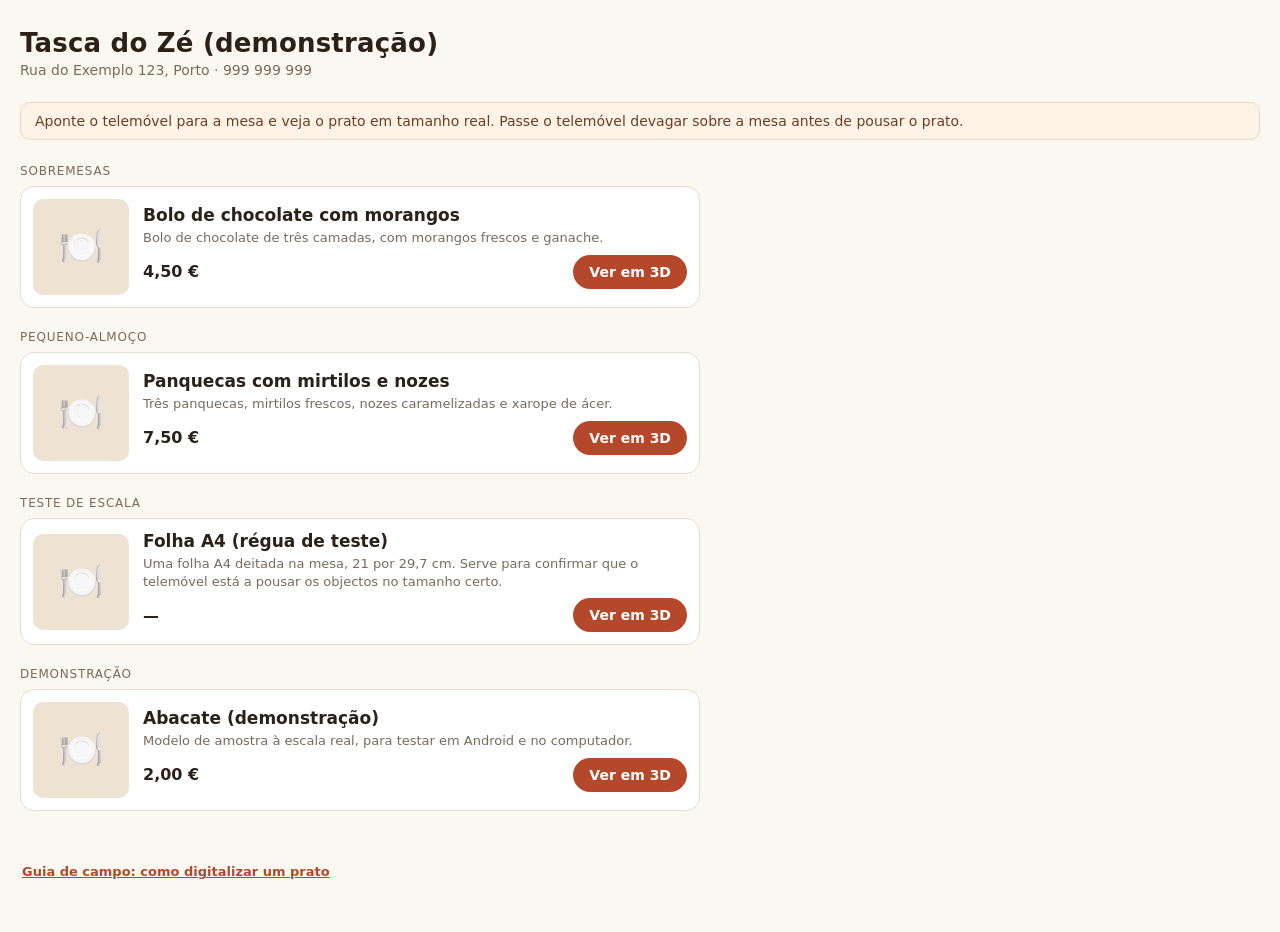
<file: index.html>
<!doctype html>
<html lang="pt-PT">
<head>
<meta charset="utf-8">
<meta name="viewport" content="width=device-width, initial-scale=1">
<title>Cardápio 3D</title>
<link rel="stylesheet" href="estilo.css">
</head>
<body>
<header class="topo">
  <h1 id="nome"></h1>
  <p id="morada"></p>
</header>
<div class="aviso" id="nota"></div>
<ul class="lista" id="lista"></ul>
<p style="padding:0 20px 40px;font-size:13px"><a class="ligacao" href="guia.html">Guia de campo: como digitalizar um prato</a></p>
<script src="dados.js"></script>
<script>
  document.getElementById('nome').textContent = RESTAURANTE.nome;
  document.getElementById('morada').textContent = RESTAURANTE.morada + (RESTAURANTE.telefone ? ' · ' + RESTAURANTE.telefone : '');
  document.getElementById('nota').textContent = RESTAURANTE.nota;
  document.title = RESTAURANTE.nome + ' · Cardápio 3D';

  const lista = document.getElementById('lista');
  let categoriaAnterior = null;
  for (const p of PRATOS) {
    if (p.categoria !== categoriaAnterior) {
      const c = document.createElement('li');
      c.className = 'categoria';
      c.textContent = p.categoria;
      lista.appendChild(c);
      categoriaAnterior = p.categoria;
    }
    const li = document.createElement('li');
    li.className = 'prato';
    const tem3d = !!(p.glb || p.usdz);
    const ligacao = 'prato.html?id=' + encodeURIComponent(p.id);

    const foto = document.createElement('a');
    foto.className = 'foto';
    foto.href = ligacao;
    if (p.foto) foto.style.backgroundImage = "url('" + p.foto + "')"; else foto.textContent = '🍽️';
    // se a foto não existir, mostra o prato genérico
    if (p.foto) { const img = new Image(); img.onerror = () => { foto.style.backgroundImage = ''; foto.textContent = '🍽️'; }; img.src = p.foto; }

    const texto = document.createElement('div');
    const h2 = document.createElement('h2'); h2.textContent = p.nome;
    const desc = document.createElement('p'); desc.textContent = p.descricao;
    const rodape = document.createElement('div'); rodape.className = 'rodape';
    const preco = document.createElement('span'); preco.className = 'preco'; preco.textContent = p.preco;
    rodape.appendChild(preco);
    if (tem3d) {
      const b = document.createElement('a'); b.className = 'botao'; b.href = ligacao; b.textContent = 'Ver em 3D';
      rodape.appendChild(b);
    }
    texto.append(h2, desc, rodape);
    li.append(foto, texto);
    lista.appendChild(li);
  }
</script>
</body>
</html>
</file>
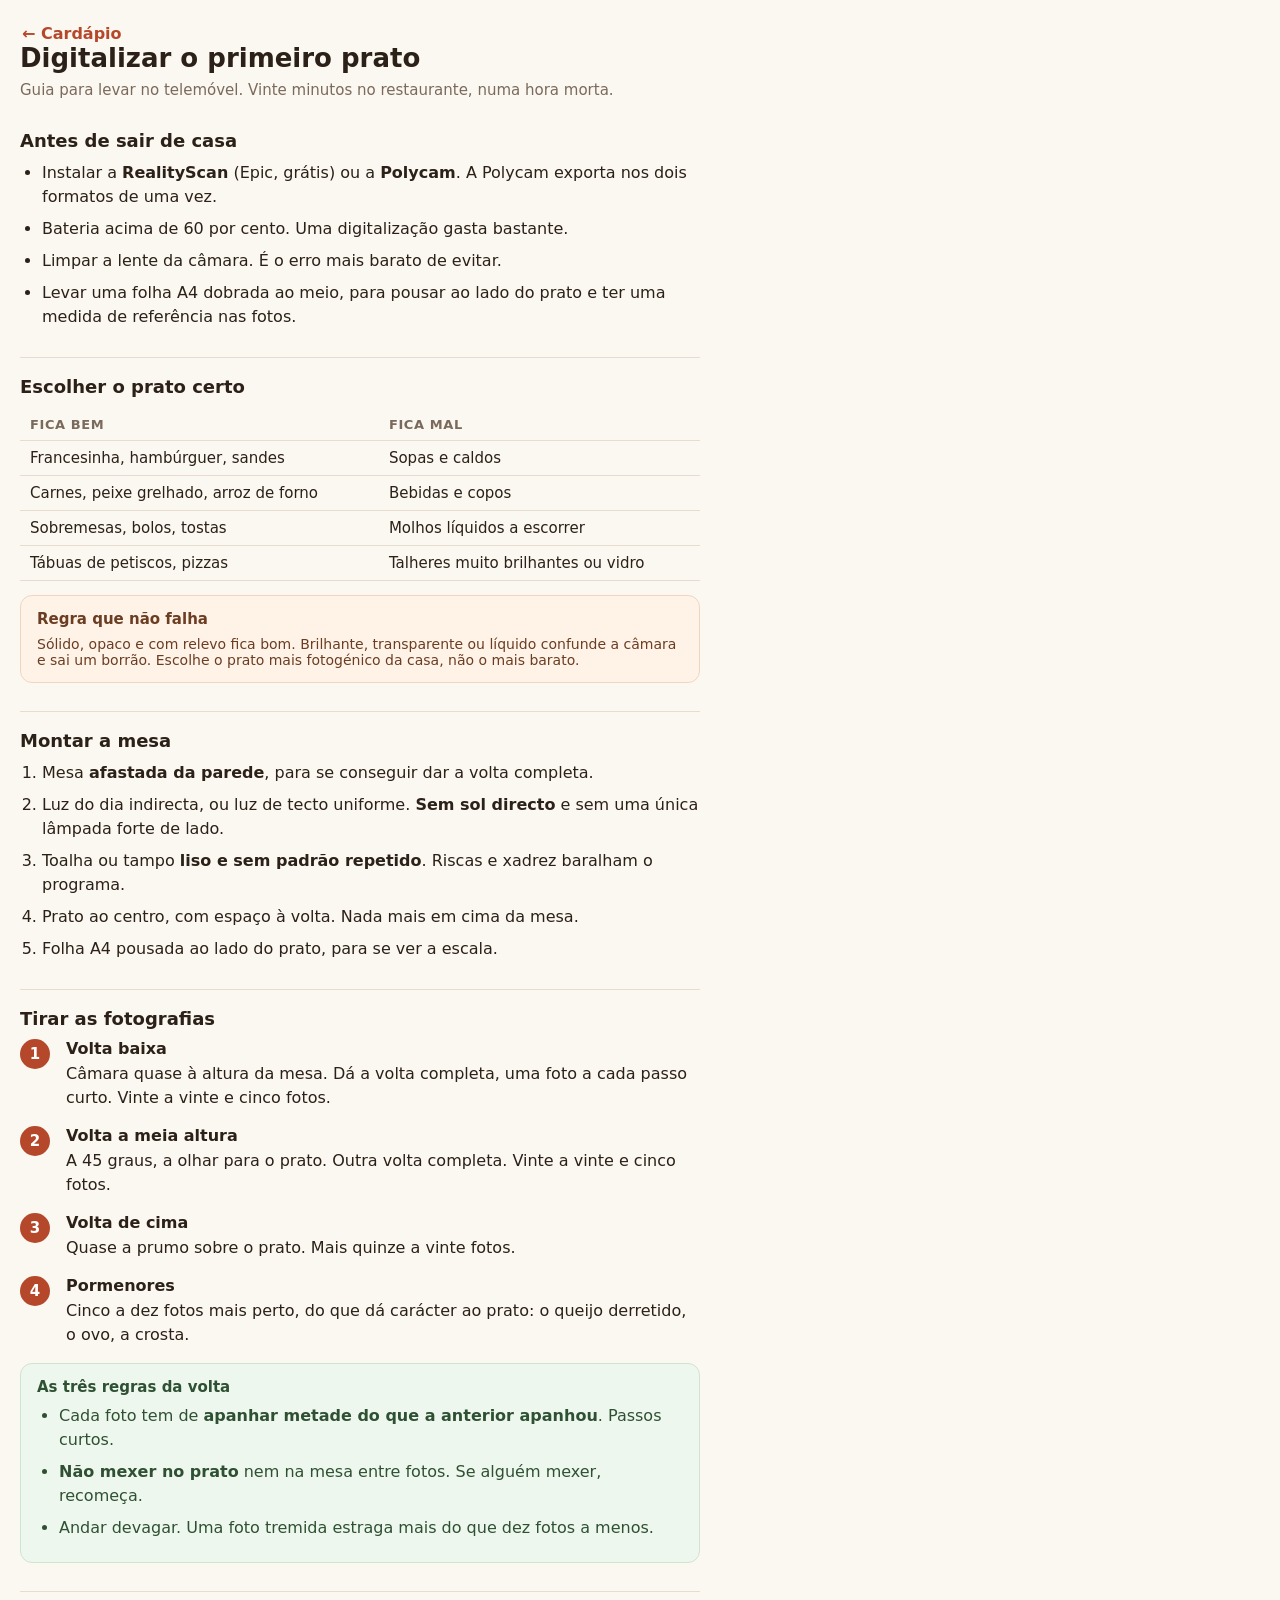
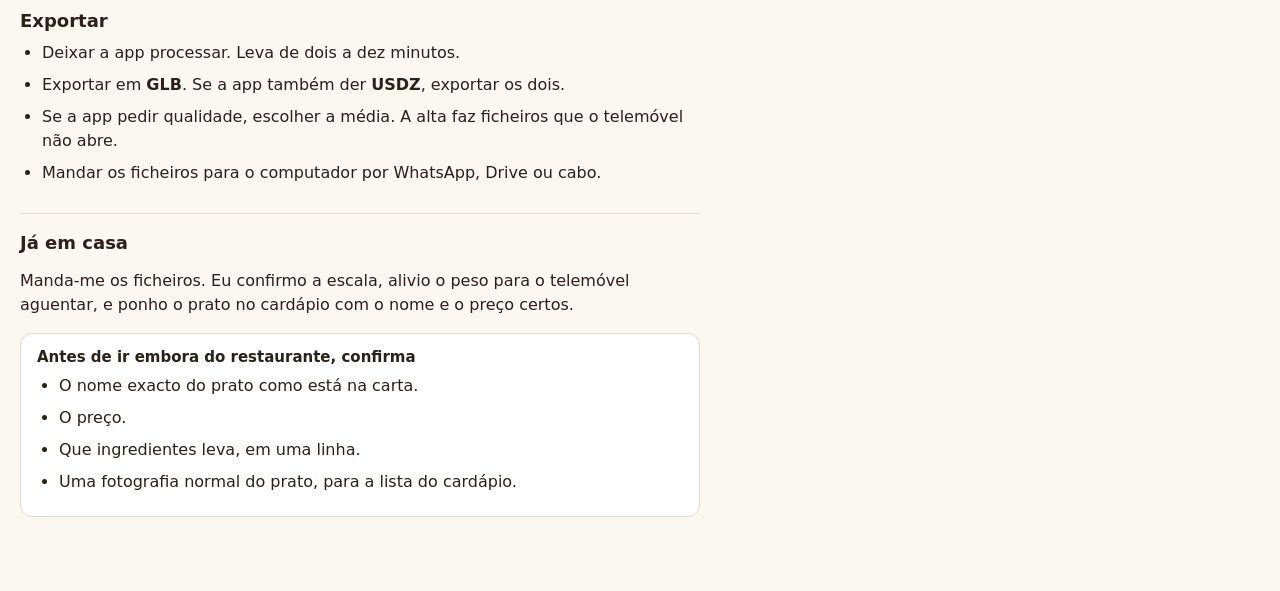
<file: guia.html>
<!doctype html>
<html lang="pt-PT">
<head>
<meta charset="utf-8">
<meta name="viewport" content="width=device-width, initial-scale=1">
<title>Guia de campo · digitalizar um prato</title>
<link rel="stylesheet" href="estilo.css">
<style>
  .guia { max-width:720px; padding:24px 20px 60px; }
  .guia h1 { font-size:26px; margin:0 0 6px; }
  .guia .sub { color:var(--suave); margin:0 0 24px; font-size:15px; }
  .guia h2 { font-size:18px; margin:28px 0 10px; padding-top:18px; border-top:1px solid var(--linha); }
  .guia h2:first-of-type { border-top:0; padding-top:0; }
  .guia p, .guia li { line-height:1.5; }
  .guia ol, .guia ul { padding-left:22px; margin:10px 0; }
  .guia li { margin-bottom:8px; }
  .caixa { background:#fff; border:1px solid var(--linha); border-radius:12px; padding:14px 16px; margin:14px 0; }
  .caixa.aviso { background:#fff3e8; border-color:#f0d6bf; color:#6b3d22; }
  .caixa.bom { background:#eef7ee; border-color:#cfe4cf; color:#2f5133; }
  .caixa h3 { margin:0 0 8px; font-size:15px; }
  table { width:100%; border-collapse:collapse; margin:12px 0; font-size:15px; }
  th, td { text-align:left; padding:8px 10px; border-bottom:1px solid var(--linha); }
  th { color:var(--suave); font-weight:600; font-size:13px; text-transform:uppercase; letter-spacing:.6px; }
  .passo { display:grid; grid-template-columns:34px 1fr; gap:12px; margin-bottom:16px; align-items:start; }
  .passo .n { width:30px; height:30px; border-radius:50%; background:var(--realce); color:#fff; display:grid; place-items:center; font-weight:700; font-size:15px; }
  .passo p { margin:4px 0 0; }
  .passo strong { display:block; }
</style>
</head>
<body>
<div class="guia">
  <a class="ligacao" href="index.html" style="text-decoration:none">← Cardápio</a>
  <h1>Digitalizar o primeiro prato</h1>
  <p class="sub">Guia para levar no telemóvel. Vinte minutos no restaurante, numa hora morta.</p>

  <h2>Antes de sair de casa</h2>
  <ul>
    <li>Instalar a <strong>RealityScan</strong> (Epic, grátis) ou a <strong>Polycam</strong>. A Polycam exporta nos dois formatos de uma vez.</li>
    <li>Bateria acima de 60 por cento. Uma digitalização gasta bastante.</li>
    <li>Limpar a lente da câmara. É o erro mais barato de evitar.</li>
    <li>Levar uma folha A4 dobrada ao meio, para pousar ao lado do prato e ter uma medida de referência nas fotos.</li>
  </ul>

  <h2>Escolher o prato certo</h2>
  <table>
    <tr><th>Fica bem</th><th>Fica mal</th></tr>
    <tr><td>Francesinha, hambúrguer, sandes</td><td>Sopas e caldos</td></tr>
    <tr><td>Carnes, peixe grelhado, arroz de forno</td><td>Bebidas e copos</td></tr>
    <tr><td>Sobremesas, bolos, tostas</td><td>Molhos líquidos a escorrer</td></tr>
    <tr><td>Tábuas de petiscos, pizzas</td><td>Talheres muito brilhantes ou vidro</td></tr>
  </table>
  <div class="caixa aviso">
    <h3>Regra que não falha</h3>
    Sólido, opaco e com relevo fica bom. Brilhante, transparente ou líquido confunde a câmara e sai um borrão. Escolhe o prato mais fotogénico da casa, não o mais barato.
  </div>

  <h2>Montar a mesa</h2>
  <ol>
    <li>Mesa <strong>afastada da parede</strong>, para se conseguir dar a volta completa.</li>
    <li>Luz do dia indirecta, ou luz de tecto uniforme. <strong>Sem sol directo</strong> e sem uma única lâmpada forte de lado.</li>
    <li>Toalha ou tampo <strong>liso e sem padrão repetido</strong>. Riscas e xadrez baralham o programa.</li>
    <li>Prato ao centro, com espaço à volta. Nada mais em cima da mesa.</li>
    <li>Folha A4 pousada ao lado do prato, para se ver a escala.</li>
  </ol>

  <h2>Tirar as fotografias</h2>
  <div class="passo"><div class="n">1</div><div><strong>Volta baixa</strong><p>Câmara quase à altura da mesa. Dá a volta completa, uma foto a cada passo curto. Vinte a vinte e cinco fotos.</p></div></div>
  <div class="passo"><div class="n">2</div><div><strong>Volta a meia altura</strong><p>A 45 graus, a olhar para o prato. Outra volta completa. Vinte a vinte e cinco fotos.</p></div></div>
  <div class="passo"><div class="n">3</div><div><strong>Volta de cima</strong><p>Quase a prumo sobre o prato. Mais quinze a vinte fotos.</p></div></div>
  <div class="passo"><div class="n">4</div><div><strong>Pormenores</strong><p>Cinco a dez fotos mais perto, do que dá carácter ao prato: o queijo derretido, o ovo, a crosta.</p></div></div>
  <div class="caixa bom">
    <h3>As três regras da volta</h3>
    <ul style="margin:6px 0 0">
      <li>Cada foto tem de <strong>apanhar metade do que a anterior apanhou</strong>. Passos curtos.</li>
      <li><strong>Não mexer no prato</strong> nem na mesa entre fotos. Se alguém mexer, recomeça.</li>
      <li>Andar devagar. Uma foto tremida estraga mais do que dez fotos a menos.</li>
    </ul>
  </div>

  <h2>Exportar</h2>
  <ul>
    <li>Deixar a app processar. Leva de dois a dez minutos.</li>
    <li>Exportar em <strong>GLB</strong>. Se a app também der <strong>USDZ</strong>, exportar os dois.</li>
    <li>Se a app pedir qualidade, escolher a média. A alta faz ficheiros que o telemóvel não abre.</li>
    <li>Mandar os ficheiros para o computador por WhatsApp, Drive ou cabo.</li>
  </ul>

  <h2>Já em casa</h2>
  <p>Manda-me os ficheiros. Eu confirmo a escala, alivio o peso para o telemóvel aguentar, e ponho o prato no cardápio com o nome e o preço certos.</p>

  <div class="caixa">
    <h3>Antes de ir embora do restaurante, confirma</h3>
    <ul style="margin:6px 0 0">
      <li>O nome exacto do prato como está na carta.</li>
      <li>O preço.</li>
      <li>Que ingredientes leva, em uma linha.</li>
      <li>Uma fotografia normal do prato, para a lista do cardápio.</li>
    </ul>
  </div>
</div>
</body>
</html>
</file>
<file: estilo.css>
:root { --fundo:#fbf7f1; --tinta:#2b2118; --suave:#7a6a5c; --linha:#e7dccf; --cartao:#fff; --realce:#b5482a; }
* { box-sizing:border-box; }
html,body { margin:0; background:var(--fundo); color:var(--tinta); font-family:system-ui,-apple-system,"Segoe UI",Roboto,sans-serif; -webkit-text-size-adjust:100%; }
a { color:inherit; text-decoration:none; }
.topo { padding:28px 20px 12px; }
.topo h1 { margin:0 0 4px; font-size:26px; letter-spacing:.2px; }
.topo p { margin:0; color:var(--suave); font-size:14px; }
.aviso { margin:12px 20px 0; padding:10px 14px; background:#fff3e8; border:1px solid #f0d6bf; border-radius:10px; font-size:14px; color:#6b3d22; }
.lista { list-style:none; margin:0; padding:16px 20px 40px; display:grid; gap:14px; max-width:720px; }
.prato { display:grid; grid-template-columns:96px 1fr; gap:14px; background:var(--cartao); border:1px solid var(--linha); border-radius:14px; padding:12px; align-items:center; }
.prato .foto { width:96px; height:96px; border-radius:10px; background:#eee2d3 center/cover no-repeat; display:grid; place-items:center; font-size:36px; }
.prato h2 { margin:0 0 4px; font-size:17px; }
.prato p { margin:0 0 8px; font-size:13px; color:var(--suave); line-height:1.35; }
.prato .rodape { display:flex; justify-content:space-between; align-items:center; gap:8px; }
.prato .preco { font-weight:600; }
.botao { display:inline-block; background:var(--realce); color:#fff; border:0; border-radius:999px; padding:9px 16px; font-size:14px; font-weight:600; cursor:pointer; }
.categoria { font-size:12px; text-transform:uppercase; letter-spacing:.8px; color:var(--suave); margin:8px 0 -6px; }

/* página do prato */
.visor { position:relative; width:100%; height:62vh; min-height:360px; background:linear-gradient(#f5ede2,#e9dccb); }
model-viewer { width:100%; height:100%; --poster-color:transparent; }
.visor .voltar { position:absolute; top:14px; left:14px; z-index:2; background:rgba(255,255,255,.9); border-radius:999px; padding:8px 14px; font-size:14px; font-weight:600; }
.visor .dica { position:absolute; bottom:12px; left:0; right:0; text-align:center; font-size:13px; color:var(--suave); pointer-events:none; }
.botao-ar { position:absolute; bottom:44px; left:50%; transform:translateX(-50%); padding:12px 20px; font-size:16px; }
.detalhe { padding:18px 20px 40px; max-width:720px; }
.detalhe h1 { margin:0 0 6px; font-size:24px; }
.detalhe .preco { font-size:18px; font-weight:600; margin-bottom:10px; }
.detalhe p { color:var(--suave); line-height:1.45; }
.acoes { display:flex; gap:10px; flex-wrap:wrap; margin-top:14px; }
.acoes .botao { padding:12px 20px; font-size:16px; }
.so-foto { width:100%; height:100%; display:grid; place-items:center; font-size:96px; background:center/cover no-repeat; }
.pequeno { font-size:12px; color:var(--suave); margin-top:14px; }

.medidas { margin-top:12px; font-size:14px; font-weight:600; color:#6b3d22; background:#fff3e8; border:1px solid #f0d6bf; border-radius:10px; padding:10px 12px; }

.modos { display:flex; align-items:center; gap:10px; flex-wrap:wrap; font-size:13px; color:var(--suave); }
.ligacao { background:none; border:0; padding:4px 2px; font:inherit; font-weight:600; color:var(--realce); text-decoration:underline; cursor:pointer; }
</file>
